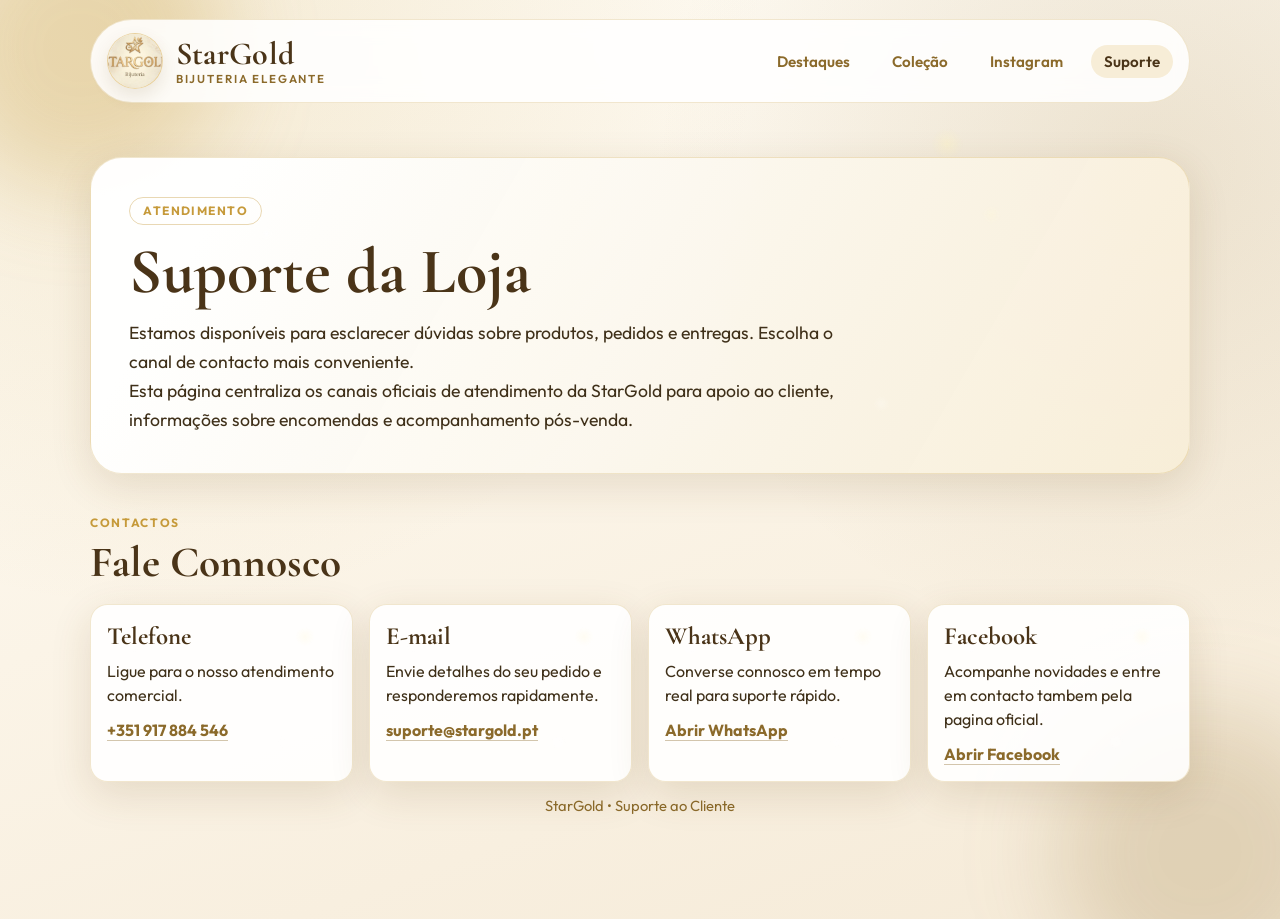
<file: support.html>
<!doctype html>
<html lang="pt">
  <head>
    <meta charset="UTF-8" />
    <meta name="viewport" content="width=device-width, initial-scale=1.0" />
    <title>Suporte | StarGold</title>
    <meta
      name="description"
      content="Página de suporte da loja StarGold com telefone, e-mail e WhatsApp."
    />
    <meta name="robots" content="index, follow, max-image-preview:large" />
    <link rel="canonical" href="https://stargold-site.vercel.app/support.html" />
    <link rel="preconnect" href="https://fonts.googleapis.com" />
    <link rel="preconnect" href="https://fonts.gstatic.com" crossorigin />
    <link
      href="https://fonts.googleapis.com/css2?family=Cormorant+Garamond:wght@500;600;700&family=Outfit:wght@300;400;500;600;700&display=swap"
      rel="stylesheet"
    />
    <link rel="stylesheet" href="styles.css" />
  </head>
  <body>
    <div class="ambient-glow ambient-one"></div>
    <div class="ambient-glow ambient-two"></div>

    <header class="topbar">
      <a class="logo" href="index.html" aria-label="StarGold">
        <span class="logo-mark" aria-hidden="true">
          <img class="logo-image" src="img/logo.PNG" alt="" />
        </span>
        <span class="logo-text">
          <span class="logo-wordmark">StarGold</span>
          <span class="logo-subtitle">Bijuteria elegante</span>
        </span>
      </a>
      <nav>
        <ul class="menu">
          <li><a href="index.html#destaques">Destaques</a></li>
          <li><a href="index.html#colecao">Coleção</a></li>
          <li><a href="index.html#instagram">Instagram</a></li>
          <li><a href="support.html" aria-current="page">Suporte</a></li>
        </ul>
      </nav>
    </header>

    <main class="support-main">
      <section class="hero reveal" id="suporte">
        <p class="hero-tag">Atendimento</p>
        <h1>Suporte da Loja</h1>
        <p class="hero-copy">
          Estamos disponíveis para esclarecer dúvidas sobre produtos, pedidos e entregas.
          Escolha o canal de contacto mais conveniente.
        </p>
        <p class="hero-copy">
          Esta página centraliza os canais oficiais de atendimento da StarGold para apoio
          ao cliente, informações sobre encomendas e acompanhamento pós-venda.
        </p>
      </section>

      <section class="section reveal">
        <div class="section-header">
          <p class="eyebrow">Contactos</p>
          <h2>Fale Connosco</h2>
        </div>

        <div class="contact-grid">
          <article class="contact-card">
            <h3>Telefone</h3>
            <p>Ligue para o nosso atendimento comercial.</p>
            <a class="contact-link" href="tel:+351917884546">+351 917 884 546</a>
          </article>

          <article class="contact-card">
            <h3>E-mail</h3>
            <p>Envie detalhes do seu pedido e responderemos rapidamente.</p>
            <a class="contact-link" href="mailto:suporte@stargold.pt">suporte@stargold.pt</a>
          </article>

          <article class="contact-card">
            <h3>WhatsApp</h3>
            <p>Converse connosco em tempo real para suporte rápido.</p>
            <a class="contact-link" href="https://wa.me/351917884546" target="_blank" rel="noreferrer"
              >Abrir WhatsApp</a
            >
          </article>

          <article class="contact-card">
            <h3>Facebook</h3>
            <p>Acompanhe novidades e entre em contacto tambem pela pagina oficial.</p>
            <a
              class="contact-link"
              href="https://www.facebook.com/share/1Y6Rcdqh5m/?mibextid=wwXIfr"
              target="_blank"
              rel="noreferrer"
              >Abrir Facebook</a
            >
          </article>
        </div>
      </section>
    </main>

    <footer class="footer">
      <p>StarGold • Suporte ao Cliente</p>
    </footer>

    <script src="main.js"></script>
  </body>
</html>
</file>
<file: styles.css>
:root {
  --teal-950: #4a3418;
  --teal-800: #8b6a2b;
  --teal-600: #c69a3a;
  --teal-100: #f7edd7;
  --white: #ffffff;
  --ink: #3f3019;
  --line: rgba(198, 154, 58, 0.24);
  --card-shadow: 0 12px 40px rgba(103, 72, 24, 0.14);
}

*,
*::before,
*::after {
  box-sizing: border-box;
}

html {
  scroll-behavior: smooth;
}

body {
  margin: 0;
  font-family: "Outfit", sans-serif;
  color: var(--ink);
  background:
    radial-gradient(circle at 12% 0%, rgba(198, 154, 58, 0.18), transparent 42%),
    radial-gradient(circle at 90% 18%, rgba(139, 106, 43, 0.14), transparent 36%),
    linear-gradient(160deg, #fffdf7 0%, #fbf4e7 48%, #f5ead7 100%);
  min-height: 100vh;
  overflow-x: hidden;
  position: relative;
}

body::before {
  content: "";
  position: fixed;
  inset: 0;
  pointer-events: none;
  background:
    radial-gradient(circle at 18% 24%, rgba(255, 248, 214, 0.85) 0, rgba(255, 248, 214, 0) 1.2rem),
    radial-gradient(circle at 74% 16%, rgba(255, 245, 196, 0.7) 0, rgba(255, 245, 196, 0) 1rem),
    radial-gradient(circle at 82% 72%, rgba(255, 248, 214, 0.6) 0, rgba(255, 248, 214, 0) 0.8rem);
  opacity: 0.55;
  animation: diamondDust 6s ease-in-out infinite alternate;
  z-index: -1;
}

.ambient-glow {
  position: fixed;
  width: 18rem;
  height: 18rem;
  border-radius: 50%;
  filter: blur(46px);
  z-index: -1;
  animation: floatGlow 8s ease-in-out infinite;
}

.ambient-one {
  background: rgba(198, 154, 58, 0.28);
  top: -6rem;
  left: -4rem;
}

.ambient-two {
  background: rgba(139, 106, 43, 0.2);
  right: -4rem;
  bottom: -6rem;
  animation-delay: 2s;
}

.topbar {
  width: min(1100px, calc(100% - 2rem));
  margin: 1.2rem auto 0;
  padding: 0.8rem 1rem;
  border: 1px solid var(--line);
  border-radius: 999px;
  background: rgba(255, 255, 255, 0.88);
  backdrop-filter: blur(10px);
  display: flex;
  align-items: center;
  justify-content: space-between;
  position: sticky;
  top: 0.8rem;
  z-index: 20;
}

.logo {
  text-decoration: none;
  display: inline-flex;
  align-items: center;
  gap: 0.8rem;
  flex-shrink: 0;
}

.logo-mark {
  width: 3.5rem;
  height: 3.5rem;
  border-radius: 50%;
  overflow: hidden;
  display: grid;
  place-items: center;
  border: 1px solid rgba(198, 154, 58, 0.32);
  background: radial-gradient(circle at 30% 30%, #fffaf0 0%, #f2e2ba 100%);
  box-shadow:
    0 8px 18px rgba(103, 72, 24, 0.12),
    inset 0 1px 0 rgba(255, 255, 255, 0.7);
}

.logo-image {
  display: block;
  width: 100%;
  height: 100%;
  object-fit: cover;
  object-position: center 19%;
  transform: scale(1.62);
  filter: saturate(1.02) contrast(1.02);
}

.logo-text {
  display: flex;
  flex-direction: column;
  line-height: 1;
}

.logo-wordmark {
  font-family: "Cormorant Garamond", serif;
  font-size: 2rem;
  font-weight: 700;
  letter-spacing: 0.01em;
  color: var(--teal-950);
}

.logo-subtitle {
  margin-top: 0.18rem;
  font-size: 0.72rem;
  font-weight: 600;
  letter-spacing: 0.16em;
  text-transform: uppercase;
  color: var(--teal-800);
}

.menu {
  list-style: none;
  margin: 0;
  padding: 0;
  display: flex;
  gap: 1rem;
}

.menu a {
  text-decoration: none;
  color: var(--teal-800);
  font-weight: 600;
  font-size: 0.95rem;
  padding: 0.45rem 0.8rem;
  border-radius: 999px;
  transition: background 0.25s ease, color 0.25s ease;
}

.menu a:hover {
  background: var(--teal-100);
  color: var(--teal-950);
}

.menu a[aria-current="page"] {
  background: var(--teal-100);
  color: var(--teal-950);
}

main,
.instagram,
.footer {
  width: min(1100px, calc(100% - 2rem));
  margin-inline: auto;
}

.hero {
  margin-top: 3.4rem;
  padding: clamp(1.8rem, 3vw, 3.2rem);
  border-radius: 2rem;
  border: 1px solid var(--line);
  background:
    linear-gradient(120deg, rgba(255, 255, 255, 0.97) 12%, rgba(247, 237, 215, 0.96) 100%);
  box-shadow: var(--card-shadow);
  position: relative;
  overflow: hidden;
  isolation: isolate;
}

.hero-tag {
  margin: 0;
  display: inline-block;
  text-transform: uppercase;
  letter-spacing: 0.12em;
  font-size: 0.75rem;
  font-weight: 700;
  color: var(--teal-600);
  padding: 0.35rem 0.8rem;
  border-radius: 999px;
  border: 1px solid rgba(198, 154, 58, 0.38);
}

.hero h1 {
  margin: 1rem 0;
  font-family: "Cormorant Garamond", serif;
  font-size: clamp(2.2rem, 5vw, 4rem);
  line-height: 0.96;
  color: var(--teal-950);
}

.hero-copy {
  max-width: 62ch;
  margin: 0;
  font-size: clamp(1rem, 1.9vw, 1.1rem);
  line-height: 1.65;
}

.hero-actions {
  margin-top: 1.6rem;
  display: flex;
  flex-wrap: wrap;
  gap: 0.8rem;
}

.btn {
  text-decoration: none;
  padding: 0.75rem 1.15rem;
  border-radius: 999px;
  font-weight: 700;
  text-align: center;
  transition: transform 0.25s ease, box-shadow 0.25s ease;
}

.btn:hover {
  transform: translateY(-2px);
}

.btn-primary {
  color: var(--white);
  background: linear-gradient(120deg, var(--teal-800), var(--teal-600));
  box-shadow: 0 10px 24px rgba(139, 106, 43, 0.3);
  position: relative;
  overflow: hidden;
}

.btn-light {
  color: var(--teal-800);
  background: rgba(255, 255, 255, 0.75);
  border: 1px solid var(--line);
}

.section {
  margin-top: 2.6rem;
}

.section-header {
  margin-bottom: 1rem;
}

.eyebrow {
  text-transform: uppercase;
  letter-spacing: 0.14em;
  color: var(--teal-600);
  font-size: 0.75rem;
  font-weight: 700;
  margin: 0;
}

.section h2,
.instagram h2 {
  margin: 0.35rem 0 0;
  font-family: "Cormorant Garamond", serif;
  font-size: clamp(1.9rem, 3.5vw, 2.7rem);
  color: var(--teal-950);
}

.highlight-gallery {
  display: grid;
  gap: 1rem;
}

.highlight-viewport {
  overflow: hidden;
  border-radius: 1.35rem;
}

.highlight-track {
  display: flex;
  transition: transform 0.55s ease;
  will-change: transform;
}

.highlight-slide {
  min-width: 100%;
}

.highlight-page {
  display: grid;
  gap: 0.9rem;
}

.highlight-page.page-size-2 {
  grid-template-columns: repeat(2, minmax(0, 1fr));
}

.highlight-page.page-size-3 {
  grid-template-columns: repeat(3, minmax(0, 1fr));
}

.highlight-page.page-size-4 {
  grid-template-columns: repeat(4, minmax(0, 1fr));
}

.highlight-card {
  display: grid;
  grid-template-columns: 1fr;
  background: var(--white);
  border: 1px solid var(--line);
  border-radius: 1.2rem;
  overflow: hidden;
  box-shadow: var(--card-shadow);
  transform-origin: center;
  transition: transform 0.3s ease;
  position: relative;
  isolation: isolate;
  width: 100%;
}

.highlight-card:hover {
  transform: translateY(-4px);
}

.highlight-card img {
  width: 100%;
  aspect-ratio: 1 / 1;
  height: auto;
  min-height: 0;
  object-fit: cover;
}

.highlight-info {
  padding: 0.8rem 0.85rem 0.9rem;
  display: flex;
  flex-direction: column;
  justify-content: center;
}

.highlight-kicker {
  margin: 0 0 0.35rem;
  text-transform: uppercase;
  letter-spacing: 0.16em;
  font-size: 0.63rem;
  font-weight: 700;
  color: var(--teal-600);
}

.highlight-info h3 {
  margin: 0;
  font-family: "Cormorant Garamond", serif;
  font-size: clamp(1.15rem, 1.8vw, 1.45rem);
  color: var(--teal-950);
}

.highlight-info p {
  margin: 0.35rem 0 0;
  line-height: 1.42;
  font-size: 0.83rem;
}

.carousel-controls {
  display: flex;
  align-items: center;
  justify-content: center;
  gap: 1rem;
}

.carousel-btn {
  width: 2.9rem;
  height: 2.9rem;
  border: 1px solid var(--line);
  border-radius: 999px;
  background: rgba(255, 255, 255, 0.88);
  color: var(--teal-950);
  font-size: 1.55rem;
  line-height: 1;
  cursor: pointer;
  transition: transform 0.25s ease, background 0.25s ease, border-color 0.25s ease;
}

.carousel-btn:hover {
  transform: translateY(-2px);
  background: var(--teal-100);
}

.carousel-dots {
  display: flex;
  align-items: center;
  justify-content: center;
  gap: 0.5rem;
  flex: 1;
}

.carousel-dot {
  width: 0.75rem;
  height: 0.75rem;
  border: 0;
  border-radius: 999px;
  background: rgba(139, 106, 43, 0.22);
  cursor: pointer;
  transition: transform 0.25s ease, background 0.25s ease;
}

.carousel-dot.is-active {
  background: linear-gradient(120deg, var(--teal-800), var(--teal-600));
  transform: scale(1.2);
}

.product-grid {
  margin-top: 1rem;
  display: grid;
  grid-template-columns: repeat(auto-fit, minmax(180px, 1fr));
  gap: 0.85rem;
}

.product-card {
  background: linear-gradient(160deg, rgba(255, 255, 255, 0.96), rgba(247, 237, 215, 0.82));
  border: 1px solid var(--line);
  border-radius: 1rem;
  padding: 0;
  box-shadow: 0 8px 20px rgba(103, 72, 24, 0.1);
  overflow: hidden;
  position: relative;
  isolation: isolate;
}

.product-media {
  width: 100%;
  height: 12rem;
  object-fit: cover;
}

.product-content {
  padding: 0.95rem;
}

.product-ref {
  margin: 0;
  font-weight: 700;
  color: var(--teal-800);
}

.product-card h3 {
  margin: 0 0 0.45rem;
  font-size: 1.08rem;
  color: var(--teal-950);
}

.product-card p {
  margin: 0;
  font-size: 0.95rem;
  line-height: 1.5;
}

.price {
  display: inline-block;
  margin-top: 0.8rem;
  padding: 0.3rem 0.58rem;
  border-radius: 0.5rem;
  background: rgba(139, 106, 43, 0.12);
  color: var(--teal-800);
  font-weight: 700;
}

.data-note {
  margin: 0.25rem 0 0.8rem;
  color: var(--teal-800);
  font-size: 0.92rem;
  font-weight: 500;
}

.data-note.error {
  color: #b63c3c;
}

.empty-state {
  grid-column: 1 / -1;
  margin: 0;
  padding: 1rem;
  border-radius: 0.8rem;
  border: 1px dashed var(--line);
  background: rgba(255, 255, 255, 0.75);
}

.instagram {
  margin-top: 3rem;
  margin-bottom: 1.8rem;
  padding: 1.7rem;
  border-radius: 1.35rem;
  text-align: center;
  border: 1px solid var(--line);
  background: linear-gradient(
    150deg,
    rgba(255, 255, 255, 0.96) 0%,
    rgba(247, 237, 215, 0.96) 100%
  );
  box-shadow: var(--card-shadow);
  position: relative;
  overflow: hidden;
  isolation: isolate;
}

.instagram p {
  max-width: 60ch;
  margin: 0.7rem auto 1.2rem;
  line-height: 1.65;
}

.social-actions {
  display: flex;
  justify-content: center;
  flex-wrap: wrap;
  gap: 0.8rem;
}

.footer {
  margin-bottom: 2rem;
  text-align: center;
  font-size: 0.92rem;
  color: var(--teal-800);
}

.support-main {
  width: min(1100px, calc(100% - 2rem));
  margin-inline: auto;
}

.contact-grid {
  display: grid;
  grid-template-columns: repeat(auto-fit, minmax(220px, 1fr));
  gap: 1rem;
}

.contact-card {
  border-radius: 1.1rem;
  border: 1px solid var(--line);
  background: rgba(255, 255, 255, 0.9);
  box-shadow: var(--card-shadow);
  padding: 1rem;
  position: relative;
  overflow: hidden;
  isolation: isolate;
}

.contact-card h3 {
  margin: 0;
  color: var(--teal-950);
  font-family: "Cormorant Garamond", serif;
  font-size: 1.55rem;
}

.contact-card p {
  margin: 0.5rem 0 0.8rem;
  line-height: 1.5;
}

.contact-link {
  display: inline-block;
  color: var(--teal-800);
  font-weight: 700;
  text-decoration: none;
  border-bottom: 1px solid rgba(139, 106, 43, 0.38);
}

.chatbot-box {
  padding: 1.2rem;
  border-radius: 1.1rem;
  border: 1px solid var(--line);
  background: linear-gradient(160deg, rgba(255, 255, 255, 0.96), rgba(247, 237, 215, 0.84));
  box-shadow: var(--card-shadow);
  position: relative;
  overflow: hidden;
  isolation: isolate;
}

.hero::before,
.highlight-card::before,
.product-card::before,
.instagram::before,
.contact-card::before,
.chatbot-box::before,
.btn-primary::before {
  content: "";
  position: absolute;
  top: -20%;
  left: -35%;
  width: 40%;
  height: 150%;
  background: linear-gradient(
    115deg,
    rgba(255, 255, 255, 0) 0%,
    rgba(255, 250, 224, 0.12) 35%,
    rgba(255, 255, 255, 0.9) 50%,
    rgba(255, 247, 204, 0.22) 60%,
    rgba(255, 255, 255, 0) 100%
  );
  transform: rotate(18deg);
  opacity: 0;
  pointer-events: none;
  animation: goldSweep 7s ease-in-out infinite;
  z-index: 1;
}

.hero::after,
.highlight-card::after,
.product-card::after,
.instagram::after,
.contact-card::after,
.chatbot-box::after {
  content: "";
  position: absolute;
  inset: 0;
  pointer-events: none;
  background:
    radial-gradient(circle at 16% 24%, rgba(255, 255, 255, 0.95) 0, rgba(255, 255, 255, 0) 0.45rem),
    radial-gradient(circle at 82% 18%, rgba(255, 248, 214, 0.75) 0, rgba(255, 248, 214, 0) 0.6rem),
    radial-gradient(circle at 72% 78%, rgba(255, 255, 255, 0.65) 0, rgba(255, 255, 255, 0) 0.5rem);
  opacity: 0.35;
  animation: sparklePulse 4.8s ease-in-out infinite;
  z-index: 0;
}

.hero > *,
.highlight-card > *,
.product-card > *,
.instagram > *,
.contact-card > *,
.chatbot-box > *,
.btn-primary > * {
  position: relative;
  z-index: 2;
}

.chatbot-box p {
  margin: 0;
  line-height: 1.6;
}

.chatbot-hint {
  margin-top: 0.6rem !important;
  color: #6c5530;
}

.chatbot-placeholder {
  margin-top: 1rem;
  border: 1px dashed rgba(198, 154, 58, 0.45);
  border-radius: 0.8rem;
  padding: 1.1rem;
  text-align: center;
  font-weight: 600;
  color: var(--teal-800);
  background: rgba(255, 255, 255, 0.72);
}

.reveal {
  opacity: 0;
  transform: translateY(24px);
  transition: transform 0.6s ease, opacity 0.6s ease;
}

.reveal.visible {
  opacity: 1;
  transform: translateY(0);
}

@keyframes floatGlow {
  0%,
  100% {
    transform: translateY(0) scale(1);
  }
  50% {
    transform: translateY(-14px) scale(1.05);
  }
}

@keyframes goldSweep {
  0%,
  72%,
  100% {
    left: -38%;
    opacity: 0;
  }
  12% {
    opacity: 0.2;
  }
  28% {
    left: 118%;
    opacity: 0.95;
  }
  36% {
    opacity: 0;
  }
}

@keyframes sparklePulse {
  0%,
  100% {
    opacity: 0.2;
    transform: scale(1);
  }
  50% {
    opacity: 0.55;
    transform: scale(1.03);
  }
}

@keyframes diamondDust {
  0% {
    transform: translateY(0);
    opacity: 0.3;
  }
  100% {
    transform: translateY(-10px);
    opacity: 0.6;
  }
}

@media (prefers-reduced-motion: reduce) {
  body::before,
  .hero::before,
  .highlight-card::before,
  .product-card::before,
  .instagram::before,
  .contact-card::before,
  .chatbot-box::before,
  .btn-primary::before,
  .hero::after,
  .highlight-card::after,
  .product-card::after,
  .instagram::after,
  .contact-card::after,
  .chatbot-box::after {
    animation: none;
  }
}

@media (max-width: 900px) {
  .highlight-page.page-size-3,
  .highlight-page.page-size-4 {
    grid-template-columns: repeat(3, minmax(0, 1fr));
  }
}

@media (max-width: 700px) {
  .topbar {
    border-radius: 1.2rem;
    gap: 1rem;
    padding: 0.8rem;
    flex-direction: column;
    align-items: flex-start;
  }

  .logo-mark {
    width: 3rem;
    height: 3rem;
  }

  .logo-wordmark {
    font-size: 1.6rem;
  }

  .logo-subtitle {
    font-size: 0.62rem;
  }

  .logo {
    gap: 0.65rem;
  }

  .menu {
    flex-wrap: wrap;
  }

  .hero {
    margin-top: 2rem;
  }

  .hero-actions {
    display: grid;
    grid-template-columns: repeat(2, minmax(0, 1fr));
    width: 100%;
    gap: 0.7rem;
  }

  .hero-actions .btn {
    width: 100%;
    padding-inline: 0.85rem;
  }

  .highlight-info {
    padding: 0.72rem 0.75rem 0.8rem;
  }

  .highlight-info h3 {
    font-size: 1.05rem;
  }

  .highlight-info p {
    font-size: 0.78rem;
  }

  .highlight-page.page-size-2,
  .highlight-page.page-size-3,
  .highlight-page.page-size-4 {
    grid-template-columns: repeat(2, minmax(0, 1fr));
  }

  .carousel-controls {
    gap: 0.6rem;
  }

  .carousel-btn {
    width: 2.6rem;
    height: 2.6rem;
  }
}

@media (max-width: 440px) {
  .hero-actions {
    grid-template-columns: 1fr;
  }
}
</file>
